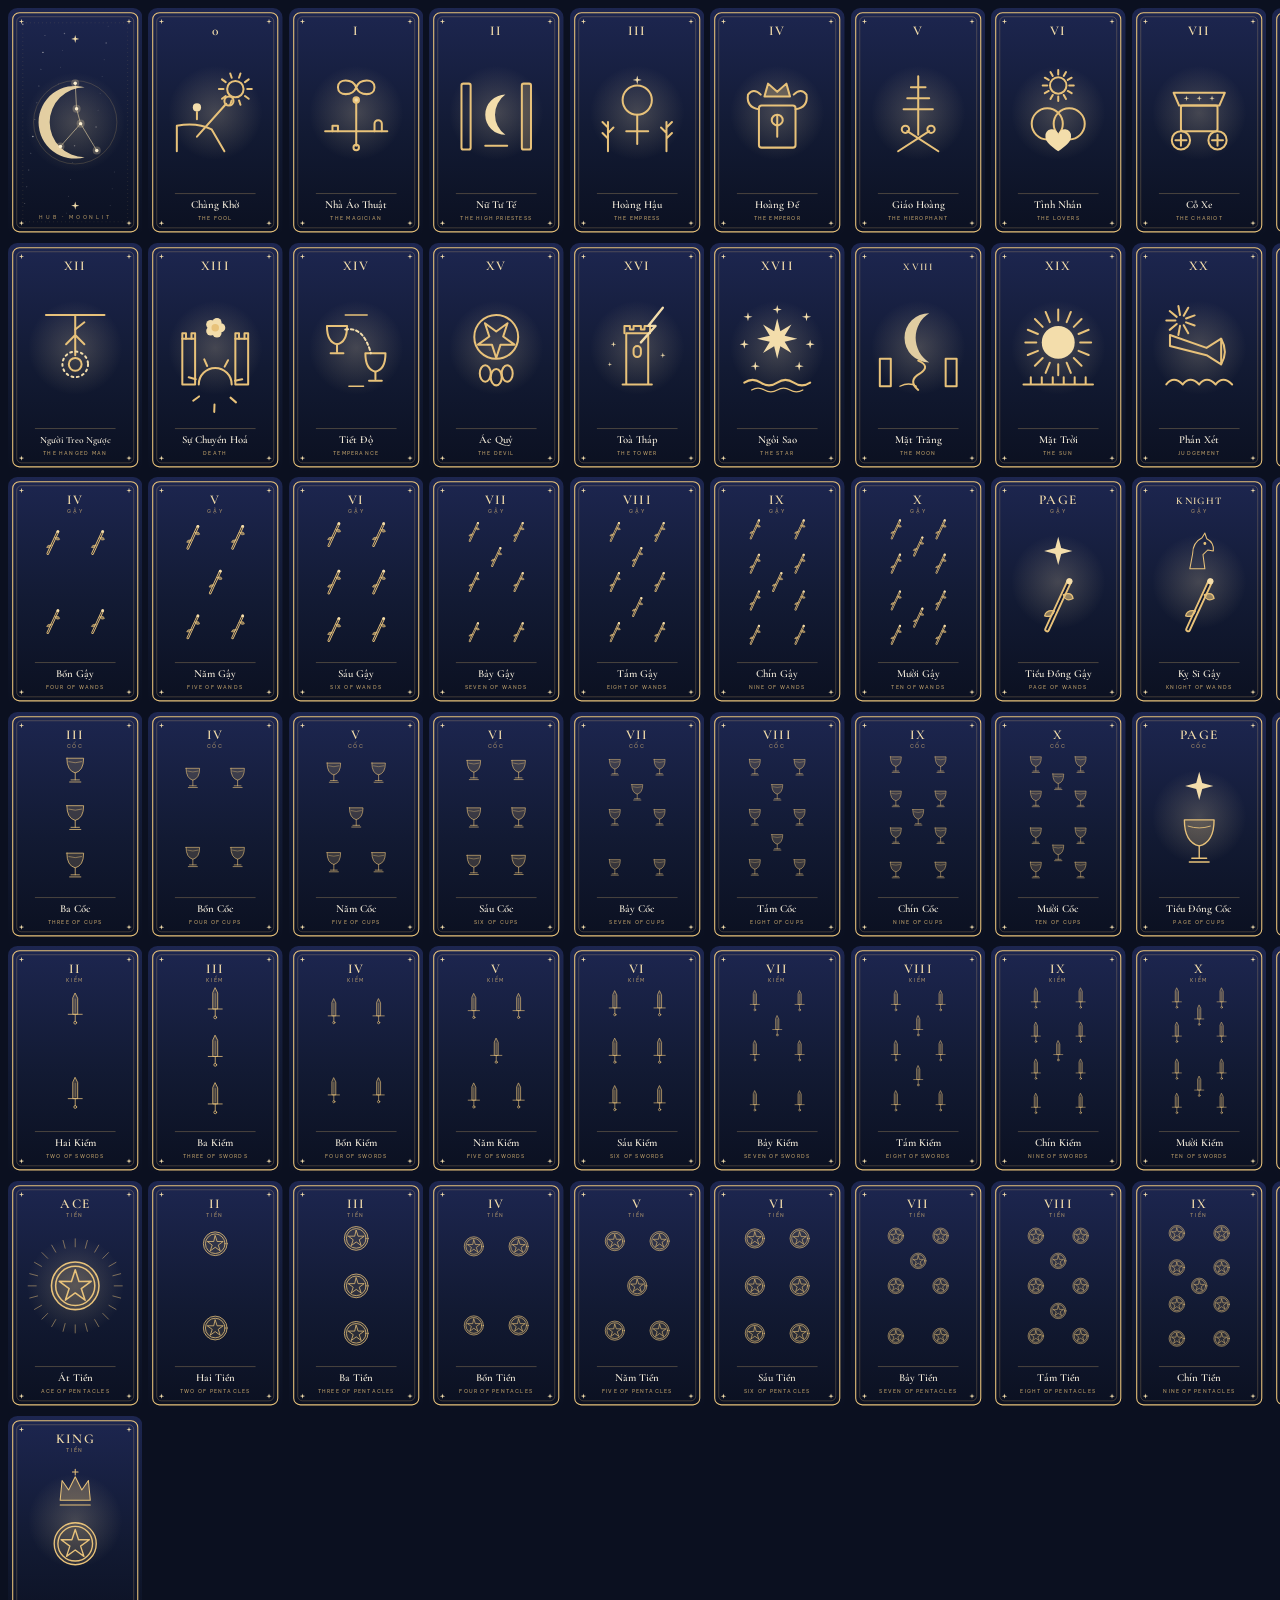
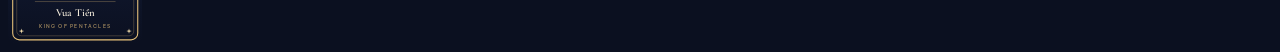
<file: scripts/tarot-preview.html>
<!doctype html><html lang="vi"><head><meta charset="utf-8"><title>Xem trước 78 lá tarot</title><meta name="robots" content="noindex"><link rel="stylesheet" href="https://fonts.googleapis.com/css2?family=Be+Vietnam+Pro:wght@400;500&family=Cormorant+Garamond:wght@600&display=swap">
<style>body{margin:0;background:#0B1020;display:grid;grid-template-columns:repeat(13,1fr);gap:6px;padding:8px;width:1820px}svg{width:100%;height:auto;display:block}</style></head><body>
<script type="module">import { TAROT } from '../assets/js/data/tarot.js'; import { cardFaceSVG, cardBackSVG } from '../assets/js/modules/tarot-art.js';
document.body.innerHTML = cardBackSVG() + TAROT.map(cardFaceSVG).join(''); document.body.dataset.ready = 1;</script></body></html>
</file>
